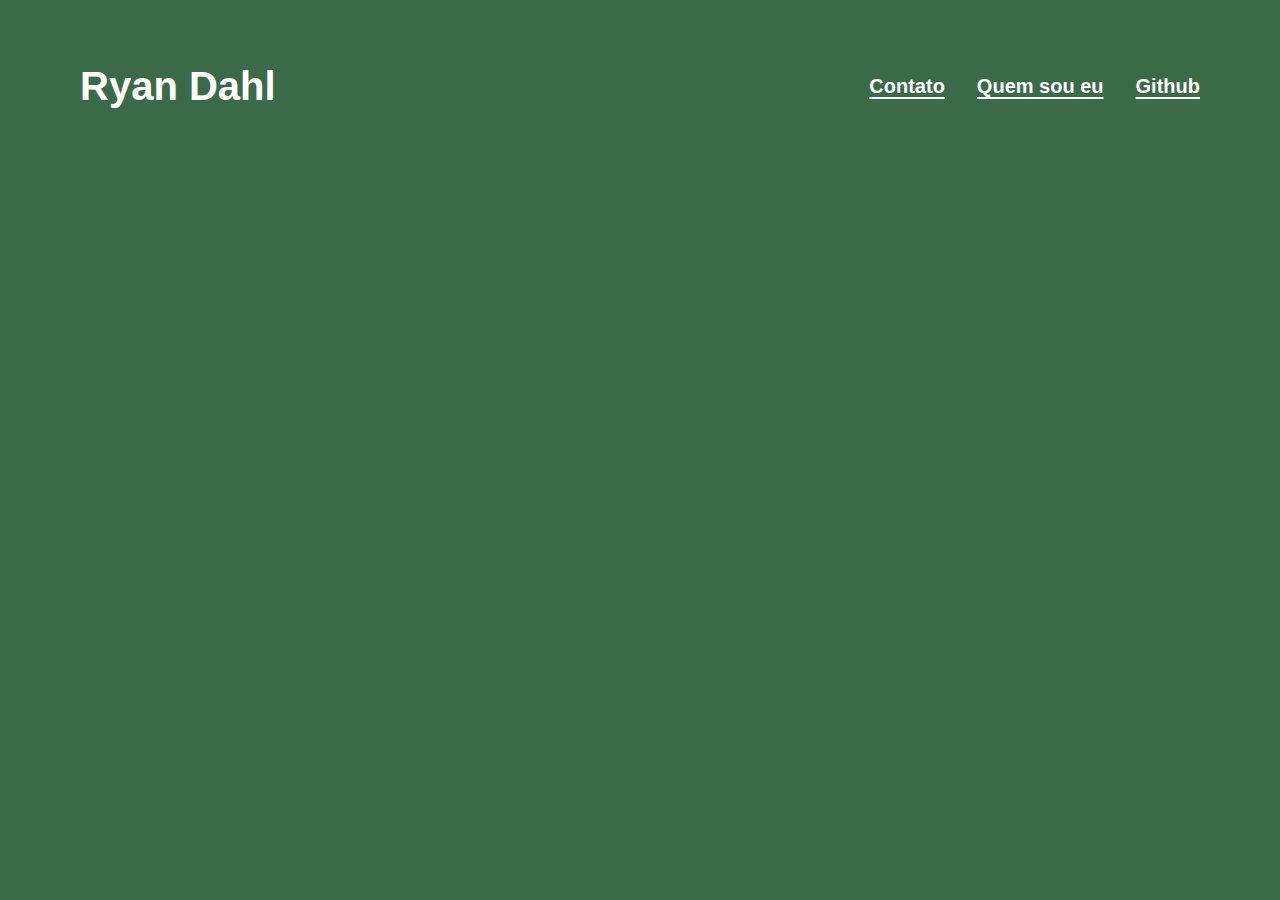
<file: index.html>
<!DOCTYPE html>
<html lang="en">
<head>
	<meta charset="UTF-8">
	<meta name="viewport" content="width=device-width, initial-scale=1.0">
	<title>Document</title>
	<link rel="stylesheet" href="index.css">
	<link rel="preconnect" href="https://fonts.googleapis.com">
	<link rel="preconnect" href="https://fonts.gstatic.com" crossorigin>
</head>
<body>
	<header>
		<nav class="navbar">
			<p class="nav-title">Ryan Dahl</p>

			<div class="nav-container">
				<p>Contato</p>
				<p>Quem sou eu</p>
				<p>Github</p>
			</div>
		</nav>
	</header>
</body>
</html>
</file>
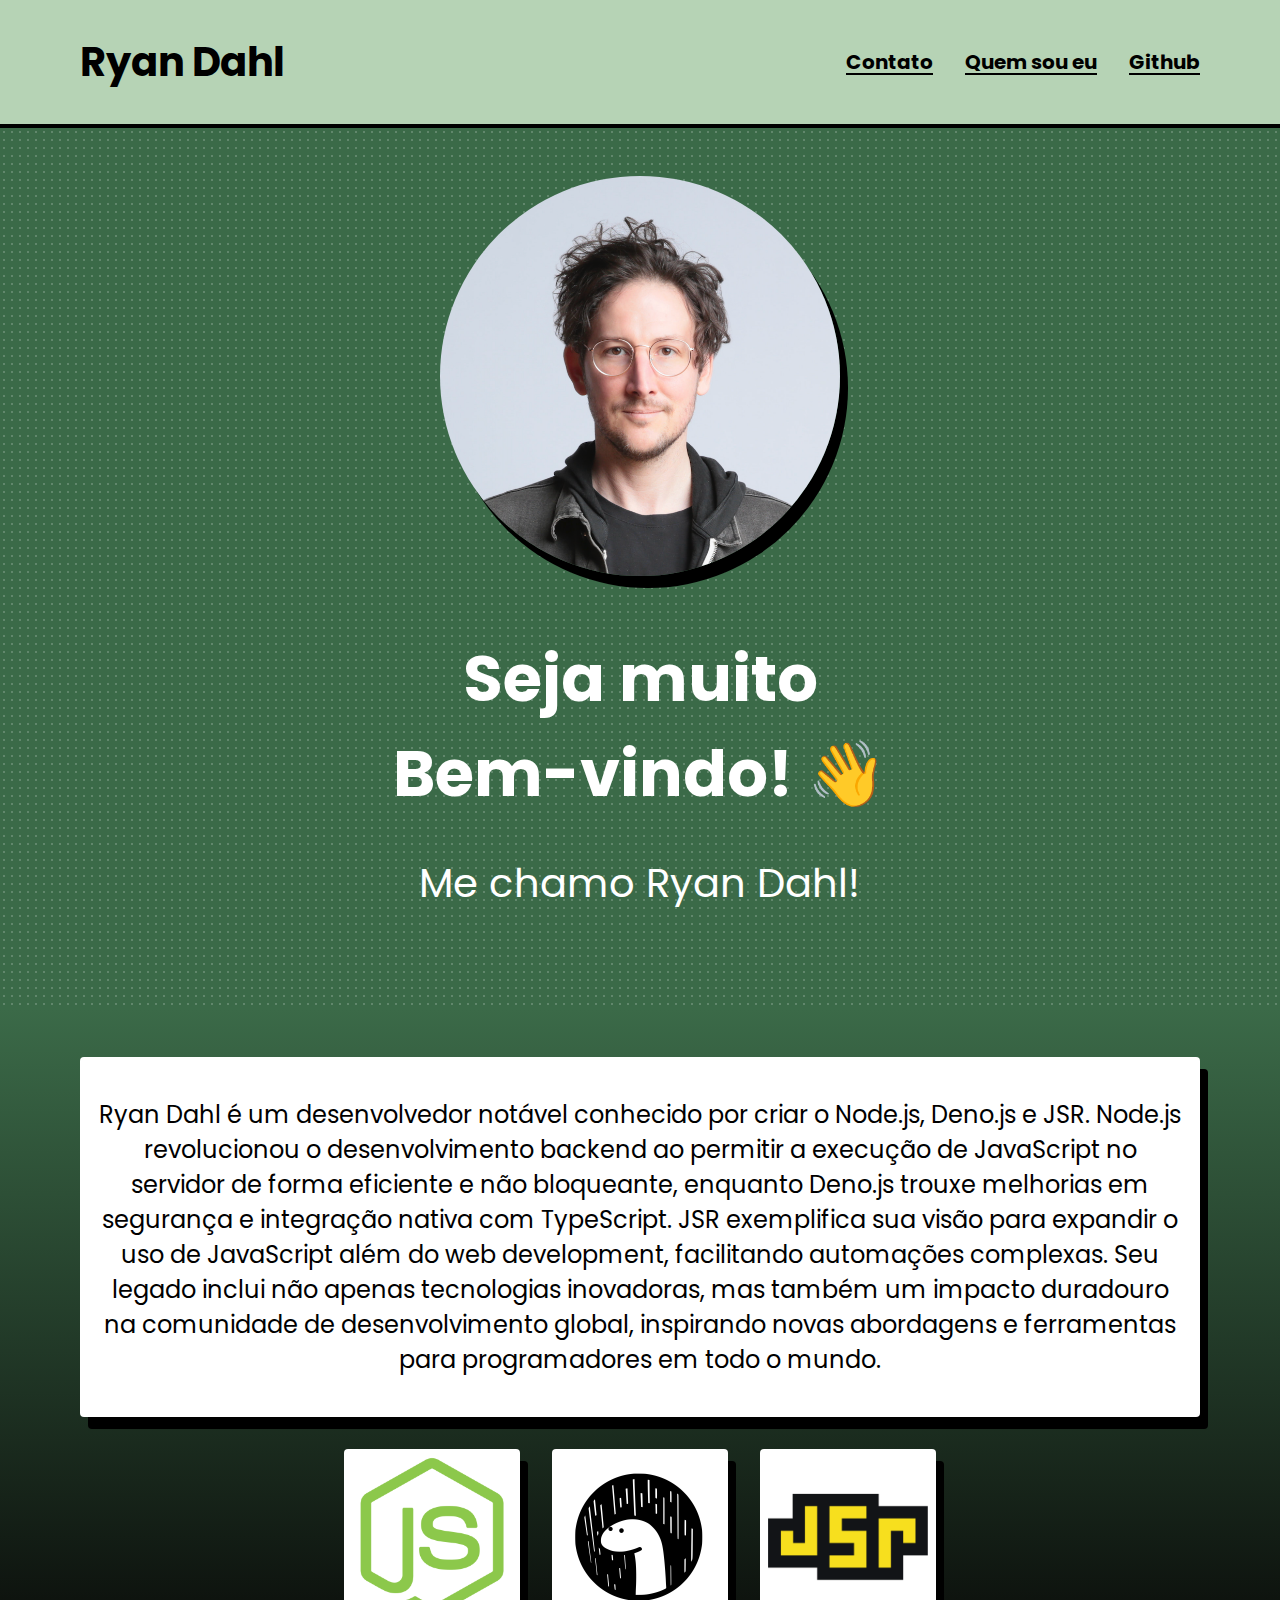
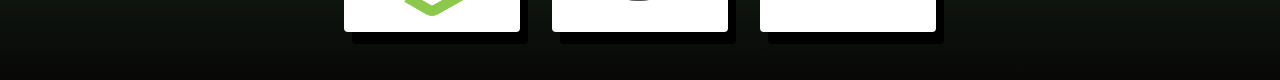
<file: pages/index/index.html>
<!DOCTYPE html>
<html lang="en">
<head>
	<meta charset="UTF-8">
	<meta name="viewport" content="width=device-width, initial-scale=1.0">
	<title>Document</title>
	<link rel="stylesheet" href="index.css">
	<link rel="preconnect" href="https://fonts.gstatic.com" crossorigin>
	<link href="https://fonts.googleapis.com/css2?family=Poppins:ital,wght@0,100;0,200;0,300;0,400;0,500;0,600;0,700;0,800;0,900;1,100;1,200;1,300;1,400;1,500;1,600;1,700;1,800;1,900&display=swap" rel="stylesheet">
</head>
<body>
	
	<script src="../../script.js"></script>

	<header>
		<nav class="navbar">
			<p class="nav-title"><a href="index.html">Ryan Dahl</a></p>

			<div class="nav-container">
				<p><a href="../form/web-form.html">Contato</a></p>
				<p><a href="#info-section">Quem sou eu</a></p>
				<p><a href="https://github.com/ry">Github</a></p>
			</div>
		</nav>
	</header>

	<div class="main">

		<div class="upcoming-image">
			<img src="../../images/ryan_dahl.png">
		</div>
		
		<div class="main-text">
			<div class="welcome">
				Seja muito <br>Bem-vindo! 👋
			</div>
			<div class="apresentation poppins-medium">
				Me chamo Ryan Dahl! 
			</div>
		</div>

	</div>

	<section class="informations-section" id="info-section">
		<div class="informations">
		
			<div class="description informations-div" id="info-div">
				<p>
					Ryan Dahl é um desenvolvedor notável conhecido por criar o Node.js, Deno.js e JSR. Node.js revolucionou o desenvolvimento backend ao permitir a execução de JavaScript no servidor de forma eficiente e não bloqueante, enquanto Deno.js trouxe melhorias em segurança e integração nativa com TypeScript. JSR exemplifica sua visão para expandir o uso de JavaScript além do web development, facilitando automações complexas. Seu legado inclui não apenas tecnologias inovadoras, mas também um impacto duradouro na comunidade de desenvolvimento global, inspirando novas abordagens e ferramentas para programadores em todo o mundo.				</p>
			</div>
	
			<div class="technologies">
				<div class="tech informations-div"><img src="../../images/nodejs.png" onclick="changeText(0)"></div>
				<div class="tech informations-div"><img src="../../images/deno.png" onclick="changeText(1)"></div>
				<div class="tech informations-div"><img src="../../images/jsr.png" onclick="changeText(2)"></div>
			</div>
	
		</div>
	</section>

</body>
</html>
</file>
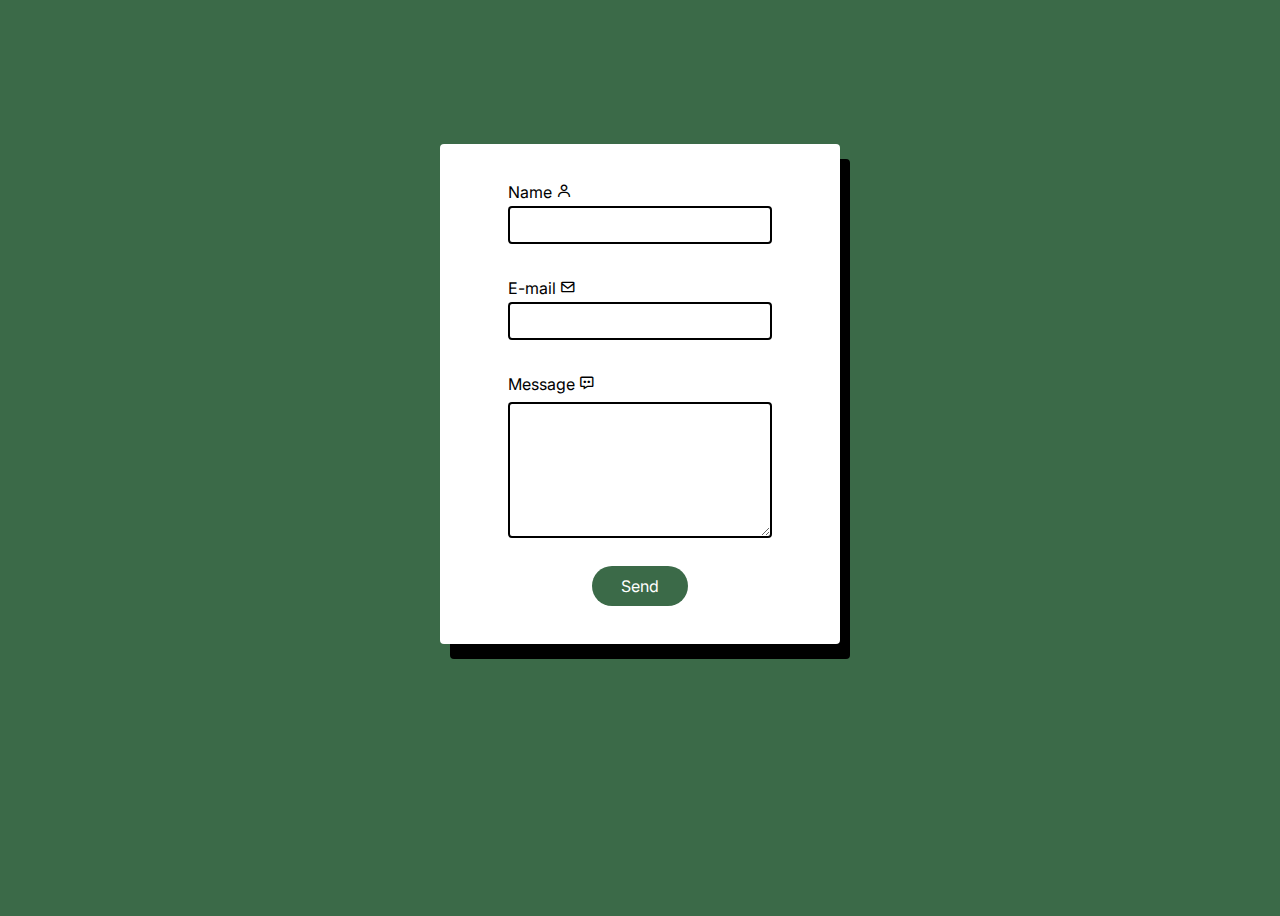
<file: web-form.html>
<!DOCTYPE html>
<html lang="en">
<head>
  <meta charset="UTF-8">
  <meta name="viewport" content="width=device-width, initial-scale=1.0">
  <title>Web Form</title>
  <link rel="stylesheet" href="style.css">
  <link rel="preconnect" href="https://fonts.googleapis.com">
  <link rel="preconnect" href="https://fonts.gstatic.com" crossorigin>
  <link href="https://fonts.googleapis.com/css2?family=Inter:wght@100..900&display=swap" rel="stylesheet">
  <link href='https://unpkg.com/boxicons@2.1.4/css/boxicons.min.css' rel='stylesheet'>

  <script src="script.js"></script>
</head>
<body>
  
  <div class="form" >
    <form action="">
      <div>
        <div class="name">
          <label for="input1">Name</label>
          <i class='bx bx-user'></i><br>
          <input type="text" id="input1" class="input">
        </div>

        <div class="email">
          <label for="input2">E-mail</label>
          <i class='bx bx-envelope'></i><br>
          <input type="text" id="input2" class="input" required>
        </div>    
        
        <div class="message">
          <label for="message">Message</label>
          <i class='bx bx-message-dots'></i><br>
          <textarea name="" id="message"></textarea>
        </div>

        <div class="green-button">
          <button type="submit">
            Send
          </button>
        </div>



      </div>
    </form>
  </div>
</body>
</html>
</file>
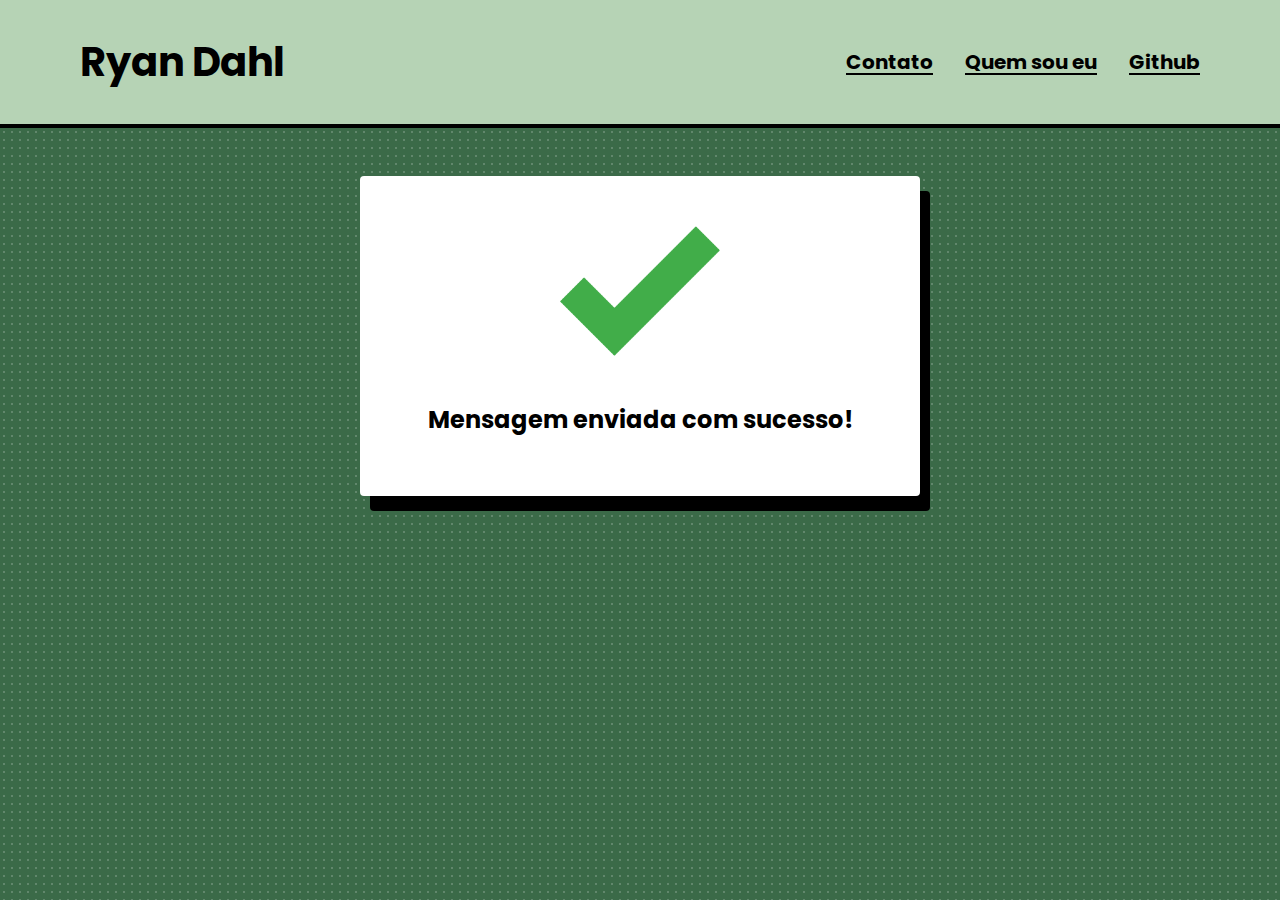
<file: pages/success/success.html>
<!DOCTYPE html>
<html lang="en">
<head>
  <meta charset="UTF-8">
  <meta name="viewport" content="width=device-width, initial-scale=1.0">
  <title>Message sended</title>
  <link rel="stylesheet" href="../index/index.css">
	<link rel="stylesheet" href="success.css">
  <link rel="preconnect" href="https://fonts.gstatic.com" crossorigin>
	<link href="https://fonts.googleapis.com/css2?family=Poppins:ital,wght@0,100;0,200;0,300;0,400;0,500;0,600;0,700;0,800;0,900;1,100;1,200;1,300;1,400;1,500;1,600;1,700;1,800;1,900&display=swap" rel="stylesheet">
	<link href='https://unpkg.com/boxicons@2.1.4/css/boxicons.min.css' rel='stylesheet'>
</head>
<body>
	<header>
		<nav class="navbar">
			<p class="nav-title"><a href="../index/index.html">Ryan Dahl</a></p>

			<div class="nav-container">
				<p><a href="../form/web-form.html">Contato</a></p>
				<p><a href="../index/index.html#info-section">Quem sou eu</a></p>
				<p><a href="https://github.com/ry">Github</a></p>
			</div>
		</nav>
	</header>

	<div class="main">
		<div class="confirm-message">
			<div class="confirm-image">
				<img src="../../images/check.png"><br>
			</div>
			<div class="confirm-text">
				<p>Mensagem enviada com sucesso!</p>
			</div>
		</div>
	</div>
</body>
</html>
</file>
<file: index.css>
* {
	font-family: "Inter", sans-serif;
	font-optical-sizing: auto;
	font-weight: 14;
	font-style: normal;
	font-variation-settings:
	"slnt" 0;
}

body {
	margin: 0rem;
	padding: 0rem;
	background-color: #3B6A48;
}

nav {
	margin: 0rem;
	padding: 0rem;
}

nav p {
	font-size: 1.25rem;
	margin: 1rem;
	margin-top: 3rem;
	color: #FFFFFF;
}

.navbar {
	width: auto;
	height: auto;
	display: flex;
	flex-wrap: nowrap;
	justify-content: space-between;
	padding: 1rem 4rem 1rem 4rem;
	align-items: center;
	/* border-bottom: 1px solid #FFFFFF; */
}

.nav-container {
	padding: 0;
	margin: 0;
	display: flex;
	flex-wrap: nowrap;
	justify-content: space-between;
}

.nav-container p {
	text-decoration: underline;
	text-underline-offset: 0.25rem;
	font-size: 1.25rem;
	font-weight: bold;
}

.nav-title {
	font-weight: bold;
	font-size: 2.5rem;
}
</file>
<file: pages/index/index.css>
* {
	font-family: 'Poppins', sans-serif;
}

html {
	scroll-behavior: smooth;
}

.poppins-thin {
	font-family: "Poppins", sans-serif;
	font-weight: 100;
	font-style: normal;
  }
  
  .poppins-extralight {
	font-family: "Poppins", sans-serif;
	font-weight: 200;
	font-style: normal;
  }
  
  .poppins-light {
	font-family: "Poppins", sans-serif;
	font-weight: 300;
	font-style: normal;
  }
  
  .poppins-regular {
	font-family: "Poppins", sans-serif;
	font-weight: 400;
	font-style: normal;
  }
  
  .poppins-medium {
	font-family: "Poppins", sans-serif;
	font-weight: 500;
	font-style: normal;
  }
  
  .poppins-semibold {
	font-family: "Poppins", sans-serif;
	font-weight: 600;
	font-style: normal;
  }
  
  .poppins-bold {
	font-family: "Poppins", sans-serif;
	font-weight: 700;
	font-style: normal;
  }
  
  .poppins-extrabold {
	font-family: "Poppins", sans-serif;
	font-weight: 800;
	font-style: normal;
  }
  
  .poppins-black {
	font-family: "Poppins", sans-serif;
	font-weight: 900;
	font-style: normal;
  }
  
  .poppins-thin-italic {
	font-family: "Poppins", sans-serif;
	font-weight: 100;
	font-style: italic;
  }
  
  .poppins-extralight-italic {
	font-family: "Poppins", sans-serif;
	font-weight: 200;
	font-style: italic;
  }
  
  .poppins-light-italic {
	font-family: "Poppins", sans-serif;
	font-weight: 300;
	font-style: italic;
  }
  
  .poppins-regular-italic {
	font-family: "Poppins", sans-serif;
	font-weight: 400;
	font-style: italic;
  }
  
  .poppins-medium-italic {
	font-family: "Poppins", sans-serif;
	font-weight: 500;
	font-style: italic;
  }
  
  .poppins-semibold-italic {
	font-family: "Poppins", sans-serif;
	font-weight: 600;
	font-style: italic;
  }
  
  .poppins-bold-italic {
	font-family: "Poppins", sans-serif;
	font-weight: 700;
	font-style: italic;
  }
  
  .poppins-extrabold-italic {
	font-family: "Poppins", sans-serif;
	font-weight: 800;
	font-style: italic;
  }
  
  .poppins-black-italic {
	font-family: "Poppins", sans-serif;
	font-weight: 900;
	font-style: italic;
  }
  

body {
	margin: 0rem;
	padding: 0rem;
	background-color: #3B6A48;
	background-image: 
            radial-gradient(circle, rgba(255, 255, 255, 0.1) 1px, transparent 1px),
            radial-gradient(circle, rgba(255, 255, 255, 0.1) 1px, transparent 1px);
            background-size: 0.5rem 0.5rem; /* Tamanho do padrão de ruído */
            background-position: 0 0, 0.5rem 0.5rem; /* Posição dos padrões */
    height: 100vh;
    width: 100%;
}

/* Navbar */

nav {
	margin: 0rem;
	padding: 0rem;
}

nav p {
	font-size: 1.25rem;
	margin: 1rem;
	margin-top: 1rem;
	color: #000000;
}

.navbar {
	width: auto;
	height: auto;
	display: flex;
	flex-wrap: nowrap;
	justify-content: space-between;
	padding: 1rem 4rem 1rem 4rem;
	align-items: center;
	background-color: #b6d3b5;
	border-bottom: 0.25rem solid #000000;
}

.navbar a {
	color: inherit;
	text-decoration: none;
}

.nav-container {
	padding: 0;
	margin: 0;
	display: flex;
	flex-wrap: nowrap;
	justify-content: space-between;
}

.nav-container a {
	text-decoration: underline;
	text-underline-offset: 0.25rem;
	font-size: 1.25rem;
	font-weight: bold;
}

.nav-container a:hover {
	transition: 10ms;
	color: #3B6A48;
	cursor: pointer;
}

.nav-title {
	font-weight: bold;
	font-size: 2.5rem;
}

/* Main content section */

.main {
    margin: 0;
    margin-top: 3rem;
    margin-bottom: 5rem;
    padding: 0;
    display: flex;
    justify-content: space-evenly;
    align-items: center;
    height: 75vh;
}

.upcoming-image img {
    width: 35rem;
    height: 35rem;
    border-radius: 20rem;
    margin-left: 8rem;
    box-shadow: 0.5rem 0.75rem;
}

.main-text {
    width: 50rem;
    margin-left: 8rem;
    font-size: 70px;
    display: flex;
    flex-direction: column;
}

.main-text div {
    margin: 1rem;
}

.welcome {
    font-weight: bold;
    color: #FFFFFF;
    font-size: 5rem;
}

.apresentation {
    font-weight: 400;
    color: #FFFFFF;
    font-size: 3rem;
}

/* Media Queries para Responsividade */
@media (max-width: 1300px) {
    .main {
        flex-direction: column;
        align-items: center;
        height: auto;
        text-align: center;
		transition: width 10ms ease;
    }
    
    .upcoming-image img {
        width: 25rem;
        height: 25rem;
        margin-left: 0;
        margin-bottom: 2rem;
    }

    .main-text {
        width: auto;
        margin-left: 0;
        font-size: 3rem;
    }

    .welcome {
        font-size: 4rem;
    }

    .apresentation {
        font-size: 2.5rem;
    }
}

@media (max-width: 768px) {
    .upcoming-image img {
        width: 20rem;
        height: 20rem;
    }

    .main-text {
        font-size: 2rem;
    }

    .welcome {
        font-size: 3rem;
    }

    .apresentation {
        font-size: 2rem;
    }
}

@media (max-width: 480px) {
    .upcoming-image img {
        width: 15rem;
        height: 15rem;
    }

    .main-text {
        font-size: 1.5rem;
    }

    .welcome {
        font-size: 2rem;
    }

    .apresentation {
        font-size: 1.5rem;
    }
}


/* Informations section */

.informations-section {
    width: 100%;
    background-color: #323630;
    background-image: linear-gradient(to bottom, #3B6A48, #080807);
    display: flex;
    justify-content: center;
    align-items: center;
    padding: 2rem 0;
}

.informations {
    width: 75%;
    display: flex;
    flex-wrap: nowrap;
    justify-content: center;
}

.informations img {
    width: 10rem;
    height: 10rem;
}

.informations-div {
    background-color: #FFFFFF;
    margin: 1rem;
    box-shadow: 0.5rem 0.75rem;
    border-radius: 0.25rem;
    max-width: fit-content;
}

.informations-div:has(img):hover {
    background-color: #3B6A48;
    transition: 0.25s;
    cursor: pointer;
}

.technologies {
    display: flex;
    flex-direction: column;
    justify-content: space-around;
}

.tech {
    padding: 1rem;
}

.description {
    padding: 1rem;
    display: flex;
    align-items: center;
    justify-content: center;
    max-height: min-content;
    max-width: 100%;
    text-align: center;
}

.description p {
    font-size: 2rem;
}

/* Media Queries para Responsividade */
@media (max-width: 1600px) {
    .informations {
        width: 90%;
        flex-direction: column;
        align-items: center;
    }

    .technologies {
        flex-direction: row;
        justify-content: space-around;
        flex-wrap: wrap;
    }

    .tech {
        padding: 0.5rem;
    }

    .description p {
        font-size: 1.5rem;
    }
}

@media (max-width: 900px) {

	.informations {
		flex-direction: column-reverse;
	}
	
    .informations img {
        width: 8rem;
        height: 8rem;
    }

    .description p {
        font-size: 1.2rem;
    }
}

@media (max-width: 480px) {
    .informations img {
        width: 6rem;
        height: 6rem;
    }

    .description p {
        font-size: 1rem;
    }
}
</file>
<file: style.css>
* {
  font-family: "Inter", sans-serif;
  font-optical-sizing: auto;
  font-weight: 14;
  font-style: normal;
  font-variation-settings:
    "slnt" 0;
}

body{
  display: flex;
  justify-content: center;
  align-items: center;
  min-height: 100vh;
  background-color: rgb(59, 106, 72);
}

.form{
  display: flex;
  background-color: white;
  width: 400px;
  height: 500px;
  padding: 0;
  justify-content: center;
  align-items: center;
  margin-bottom: 8rem;
  border-radius: 0.25rem;
  box-shadow: 10px 15px;
}

.form h1{
  font-size: 40px;
  text-align: center;
}

.form .name {
  width: 16rem;
  height: 2rem;
  margin-bottom: 4rem;
  
}

.form .input{
  width: 16rem;
  height: 2rem;
  margin-top: 0.25rem;  
  border-radius: 0.25rem;
  border: 0.125rem solid;
  
}

.form label{
  font-weight: bolder;
  font-size: 1rem;
}

.form .email{
  width: 16rem;
  height: 2rem;
  margin-bottom: 4rem;
}

.form .message textarea{
  width: 16rem;
  height: 8rem;
  margin-top: 0.5rem;
  border-radius: 0.25rem;
  border: 0.125rem solid;
}

.form .green-button{
  display: flex;
  justify-content: center;
  align-items: center;
  margin-top: 1.5rem;
}

.form .green-button button{
  background-color: rgb(59, 106, 72);
  color: white;
  font-weight: bolder;
  border-radius: 1.25rem;
  width: 6rem;
  height: 2.5rem;
  border: 0px;
  font-size: 1rem;
  cursor: pointer;
}

.form .green-button button:hover{
  background-color: white;
  color: rgb(59, 106, 72);
  border: 1px;
  border-color: rgb(59, 106, 72);
  transition: 1ms;
}
</file>
<file: pages/success/success.css>
.confirm-message{
  display: flex;
  background-color: white;
  width: 35rem;
  height: 20rem;
  padding: 0;
  justify-content: center;
  align-items: center;
  margin-bottom: 8rem;
  border-radius: 0.25rem;
  box-shadow: 10px 15px;
}

.confirm-message .confirm-image img{
  width: 10rem;
  height: 10rem;
}

.confirm-message {
  display: flex;
  flex-direction: column;
}
.confirm-text{
  font-size: 1.5rem;
  font-weight: bolder;
}
</file>
